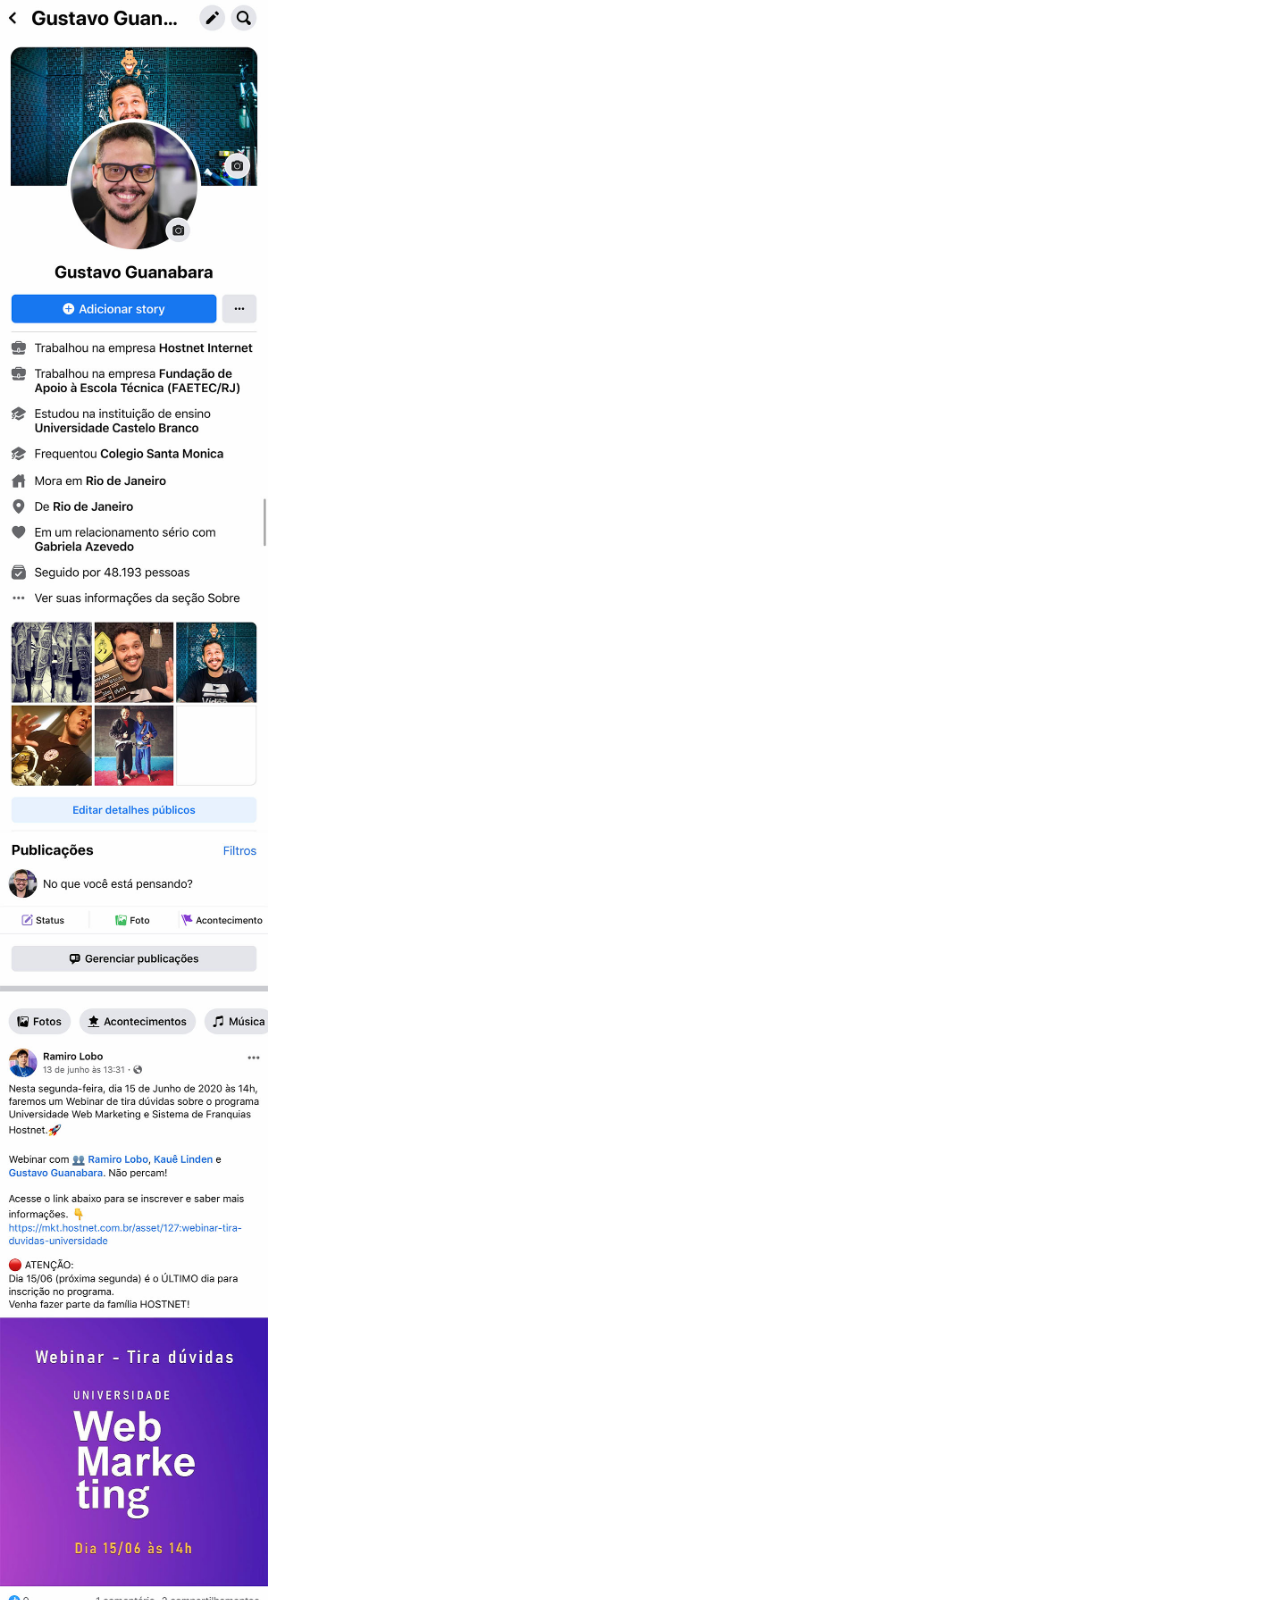
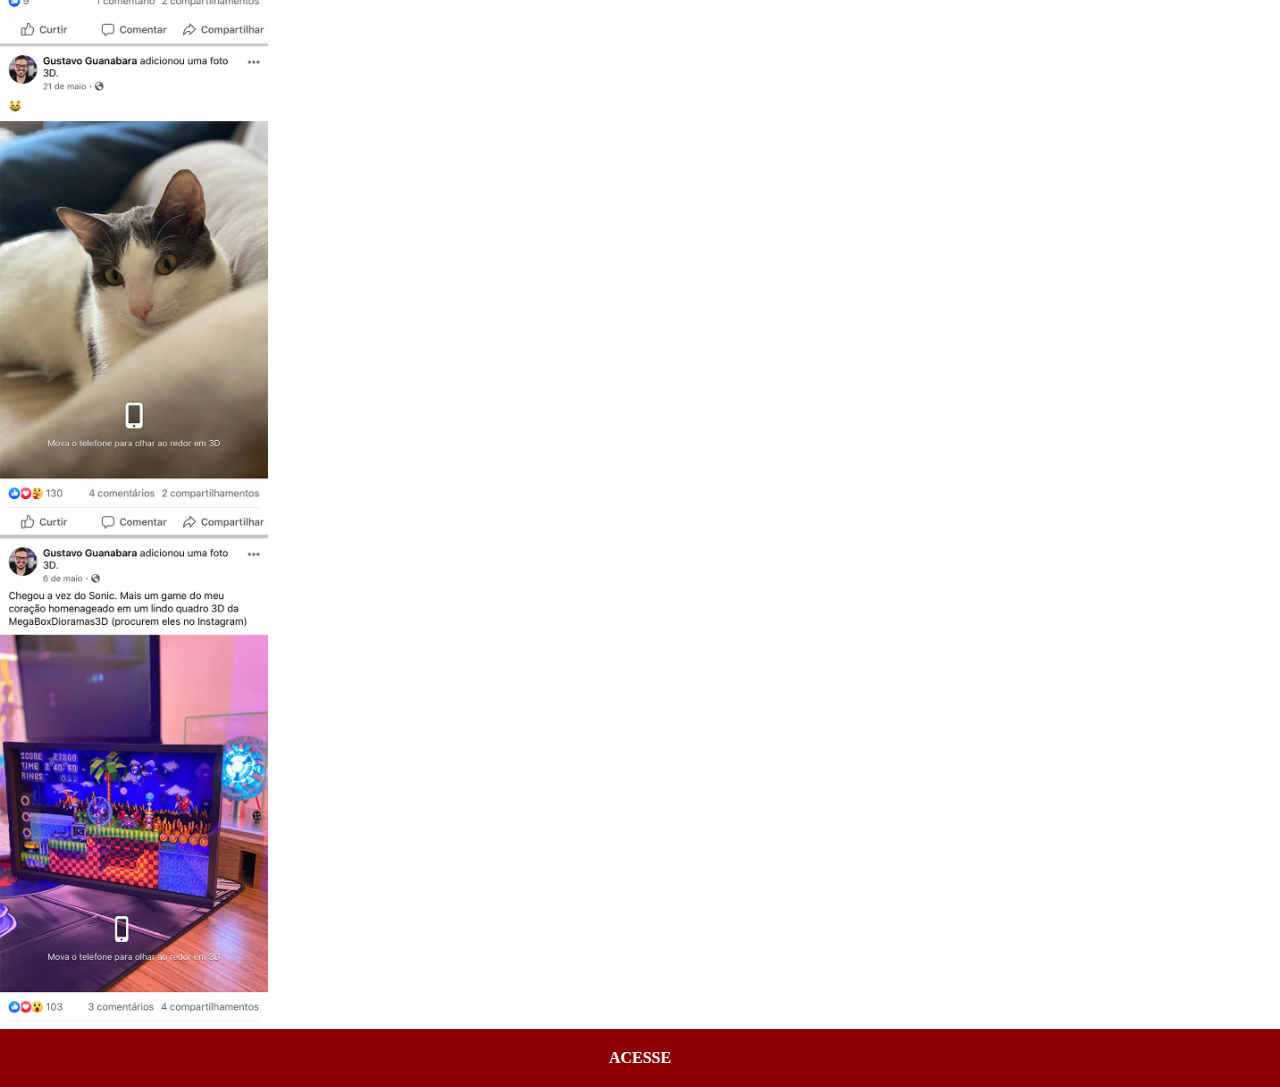
<file: face.html>
<!DOCTYPE html>
<html lang="pt-br">
<head>
    <meta charset="UTF-8">
    <meta name="viewport" content="width=device-width, initial-scale=1.0">
    <title>youtube</title>
</head>
<style>
    * {
        margin: 0px;
        padding: 0px;
    }

    ::-webkit-scrollbar {
        width: 0px;
        height: 0px;
    }
    
    body {
        width: 100vw;
        height: 100vh;
    }

    #video {
        width: 268px;
    }

    #site {
        text-align: center;
        display: block;
        background-color: darkred;
        color: white;
        text-decoration: none;
        font-weight: bolder;
        padding: 20px 40px;
    }

    #site:hover {
        background-color: red;
    }

</style>
<body>
    <img src="imagens/tela-facebook.jpg" alt="" id="video">
    <a href="https://www.facebook.com/gustavoguanabara/" id="site" target="_blank">ACESSE</a>
</body>
</html>
</file>
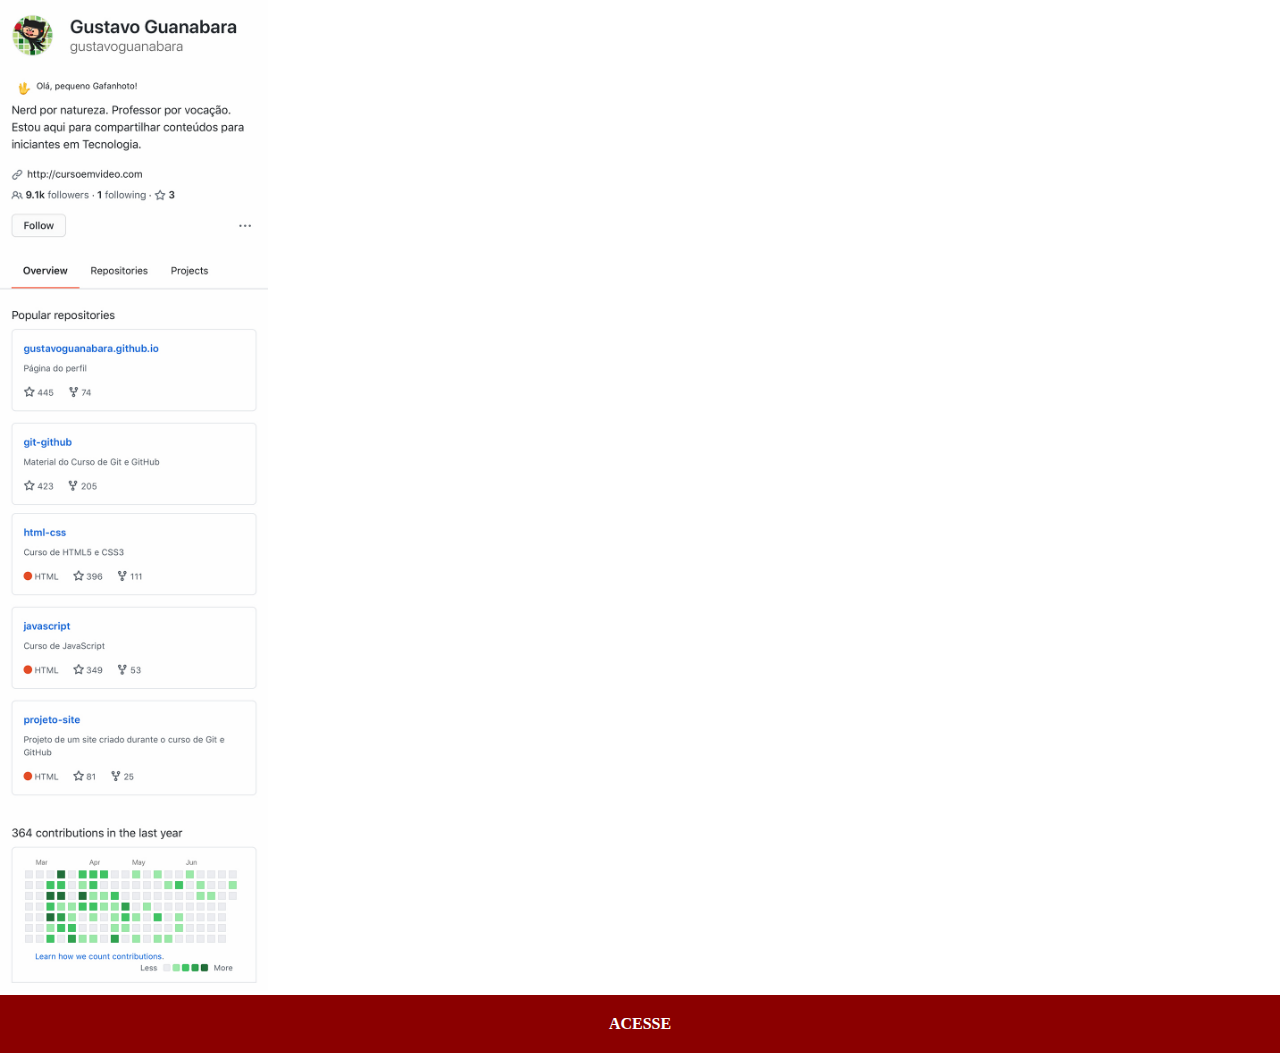
<file: github.html>
<!DOCTYPE html>
<html lang="pt-br">
<head>
    <meta charset="UTF-8">
    <meta name="viewport" content="width=device-width, initial-scale=1.0">
    <title>youtube</title>
</head>
<style>
    * {
        margin: 0px;
        padding: 0px;
    }

    ::-webkit-scrollbar {
        width: 0px;
        height: 0px;
    }
    
    body {
        width: 100vw;
        height: 100vh;
    }

    #video {
        width: 268px;
    }

    #site {
        text-align: center;
        display: block;
        background-color: darkred;
        color: white;
        text-decoration: none;
        font-weight: bolder;
        padding: 20px 40px;
    }

    #site:hover {
        background-color: red;
    }

</style>
<body>
    <img src="imagens/tela-github.jpg" alt="" id="video">
    <a href="https://github.com/gustavoguanabara/" id="site" target="_blank">ACESSE</a>
</body>
</html>
</file>
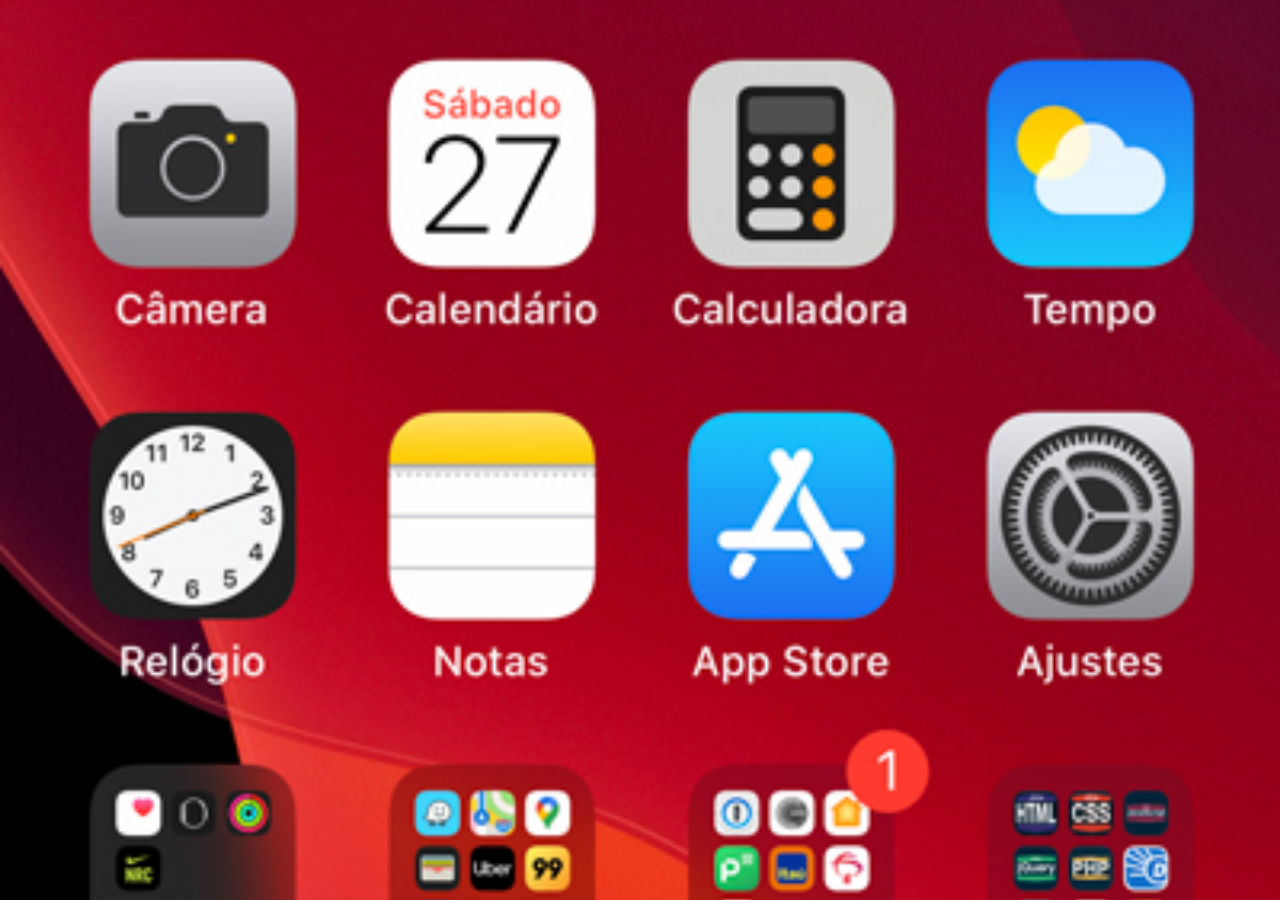
<file: home.html>
<!DOCTYPE html>
<html lang="pt-br">
<head>
    <meta charset="UTF-8">
    <meta name="viewport" content="width=device-width, initial-scale=1.0">
    <title>home</title>
</head>
<style>
    * {
        margin: 0;
        padding: 0;
    }
    
    body {
        width: 100vw;
        height: 100vh;
        background: black url(imagens/tela-home.jpg) no-repeat top center;
        background-size: cover;
    }

</style>
<body>
    
</body>
</html>
</file>
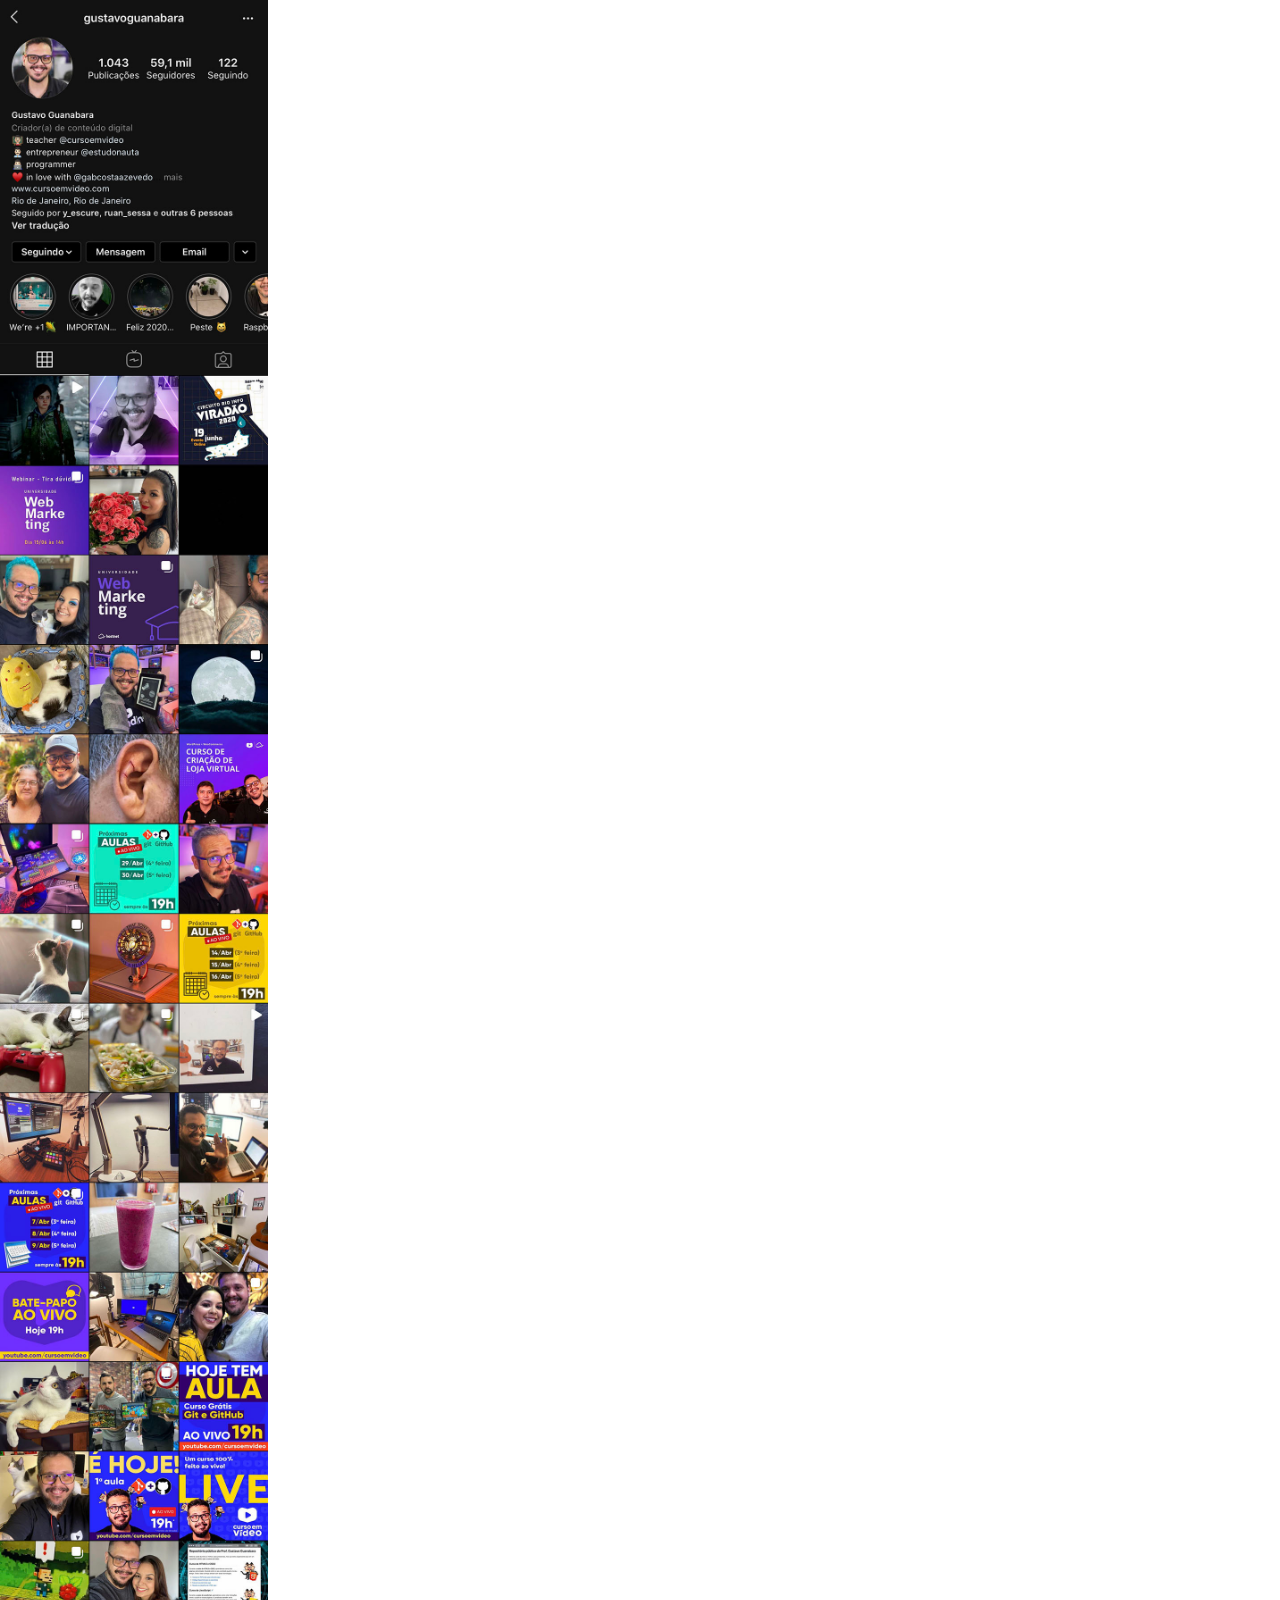
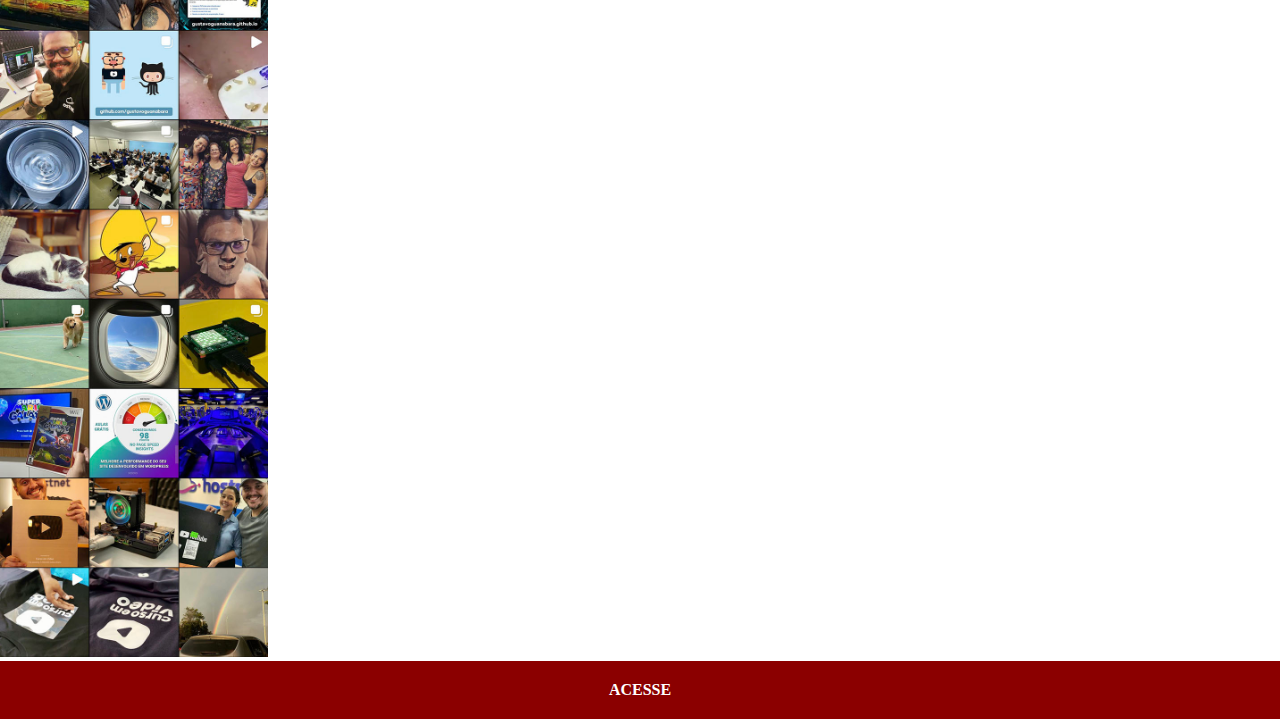
<file: insta.html>
<!DOCTYPE html>
<html lang="pt-br">
<head>
    <meta charset="UTF-8">
    <meta name="viewport" content="width=device-width, initial-scale=1.0">
    <title>youtube</title>
</head>
<style>
    * {
        margin: 0px;
        padding: 0px;
    }

    ::-webkit-scrollbar {
        width: 0px;
        height: 0px;
    }
    
    body {
        width: 100vw;
        height: 100vh;
    }

    #video {
        width: 268px;
    }

    #site {
        text-align: center;
        display: block;
        background-color: darkred;
        color: white;
        text-decoration: none;
        font-weight: bolder;
        padding: 20px 40px;
    }

    #site:hover {
        background-color: red;
    }

</style>
<body>
    <img src="imagens/tela-instagram.jpg" alt="" id="video">
    <a href="https://www.instagram.com/gustavoguanabara/" id="site" target="_blank">ACESSE</a>
</body>
</html>
</file>
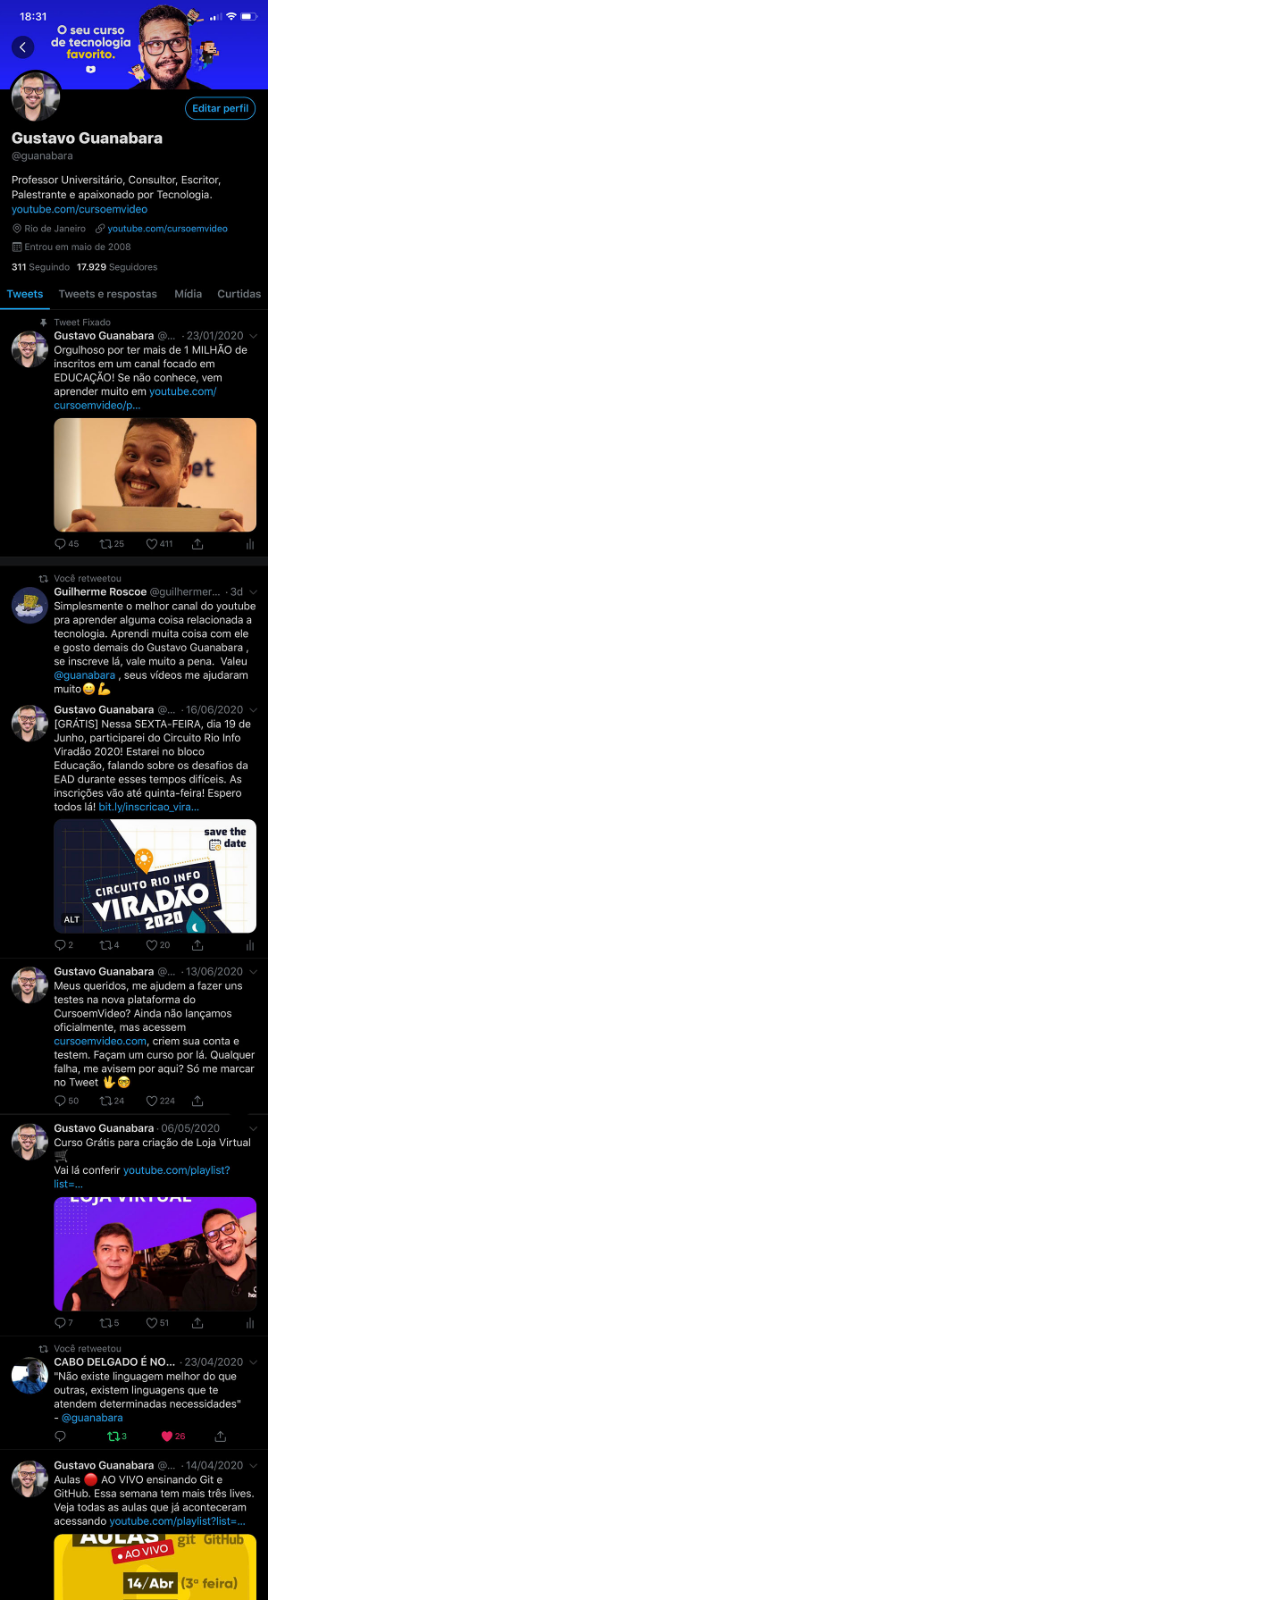
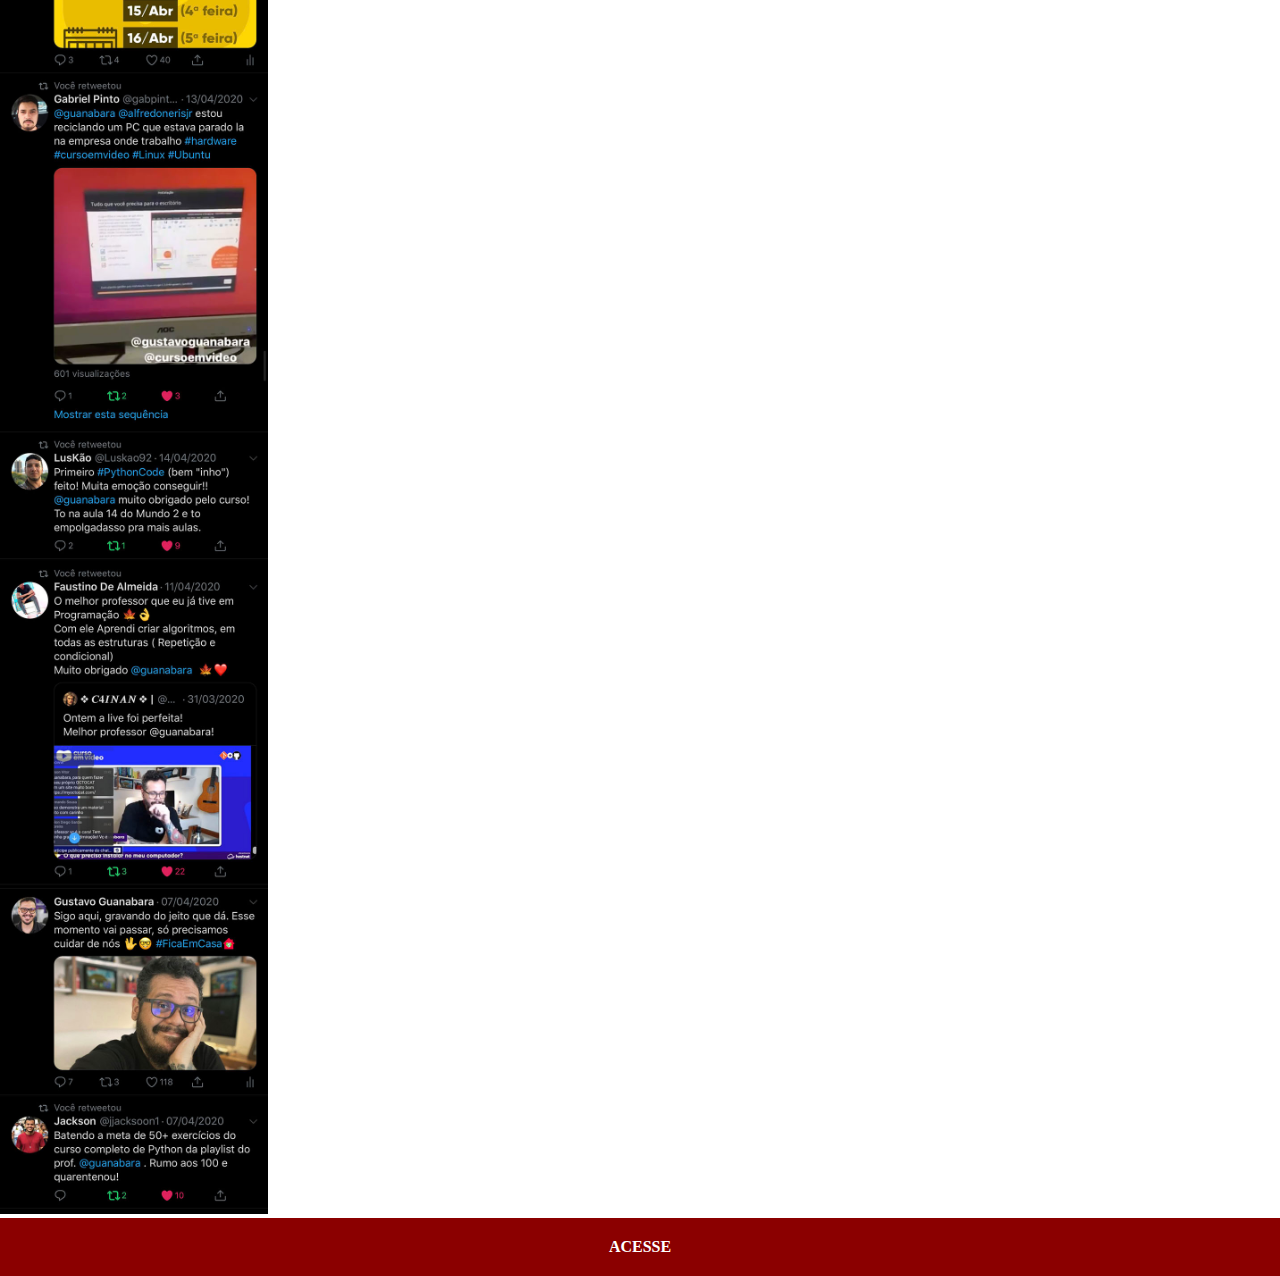
<file: twitter.html>
<!DOCTYPE html>
<html lang="pt-br">
<head>
    <meta charset="UTF-8">
    <meta name="viewport" content="width=device-width, initial-scale=1.0">
    <title>youtube</title>
</head>
<style>
    * {
        margin: 0px;
        padding: 0px;
    }

    ::-webkit-scrollbar {
        width: 0px;
        height: 0px;
    }
    
    body {
        width: 100vw;
        height: 100vh;
    }

    #video {
        width: 268px;
    }

    #site {
        text-align: center;
        display: block;
        background-color: darkred;
        color: white;
        text-decoration: none;
        font-weight: bolder;
        padding: 20px 40px;
    }

    #site:hover {
        background-color: red;
    }

</style>
<body>
    <img src="imagens/tela-twitter.jpg" alt="" id="video">
    <a href="https://x.com/guanabara/" id="site" target="_blank">ACESSE</a>
</body>
</html>
</file>
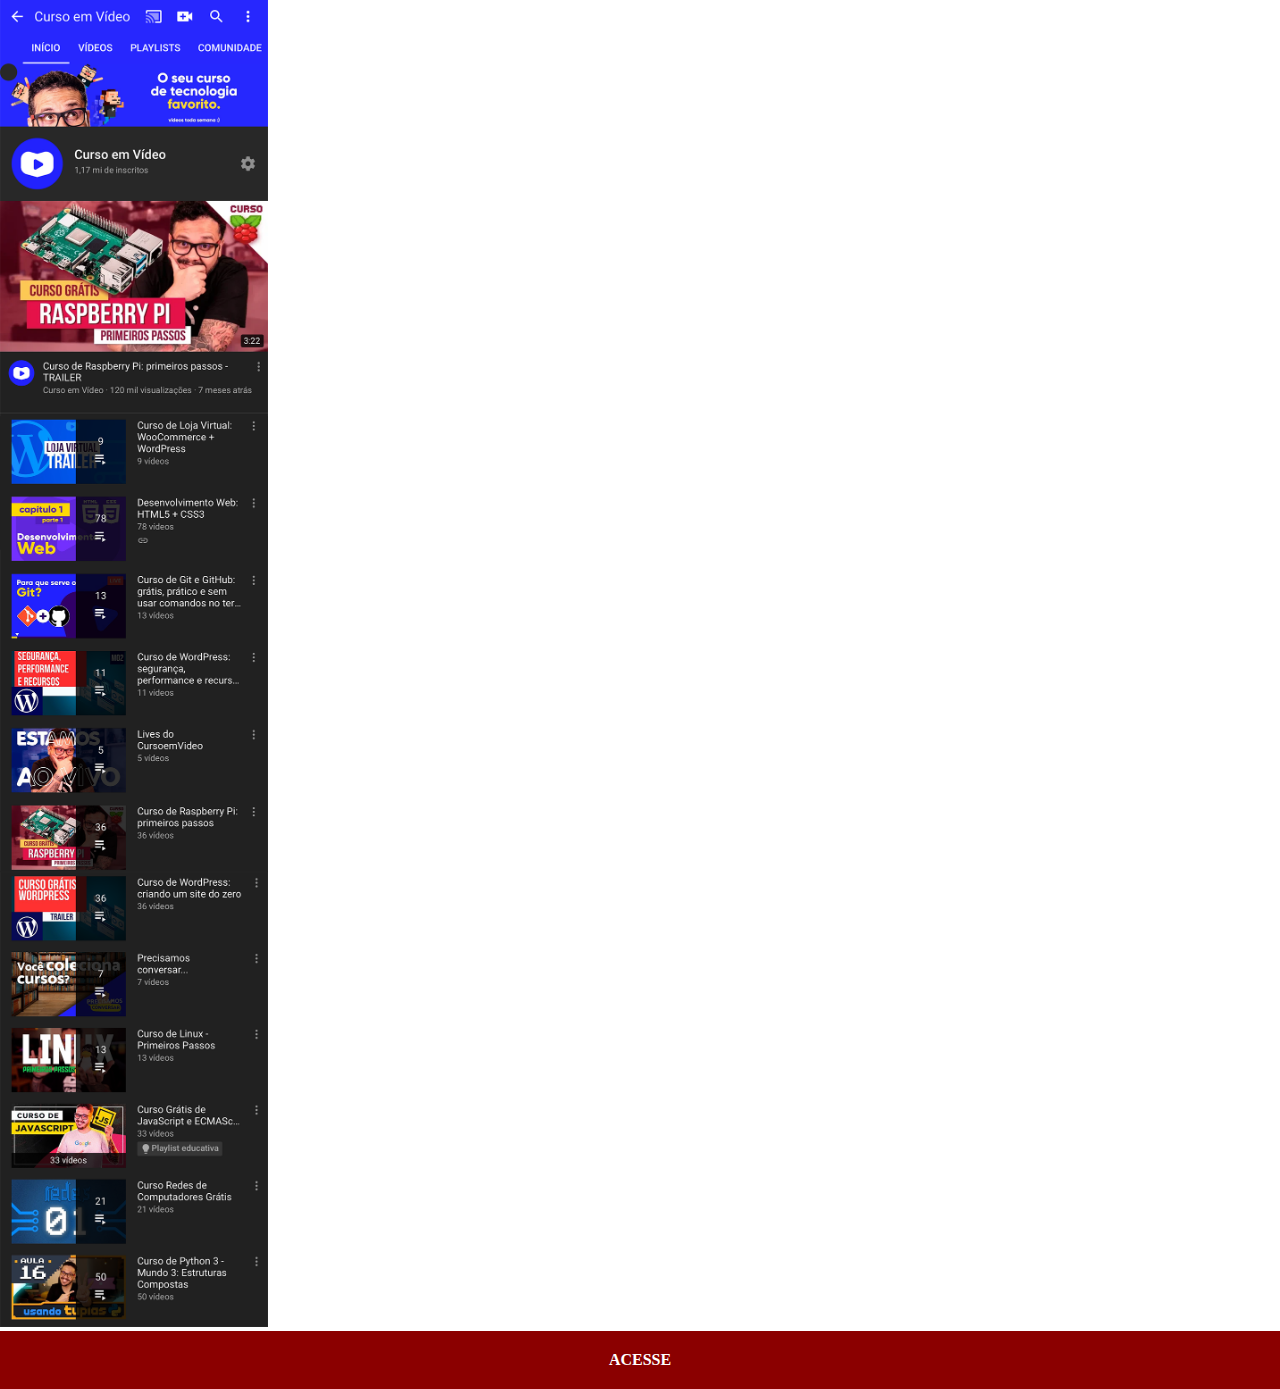
<file: youtube.html>
<!DOCTYPE html>
<html lang="pt-br">
<head>
    <meta charset="UTF-8">
    <meta name="viewport" content="width=device-width, initial-scale=1.0">
    <title>youtube</title>
</head>
<style>
    * {
        margin: 0px;
        padding: 0px;
    }

    ::-webkit-scrollbar {
        width: 0px;
        height: 0px;
    }
    
    body {
        width: 100vw;
        height: 100vh;
    }

    #video {
        width: 268px;
    }

    #site {
        text-align: center;
        display: block;
        background-color: darkred;
        color: white;
        text-decoration: none;
        font-weight: bolder;
        padding: 20px 40px;
    }

    #site:hover {
        background-color: red;
    }

</style>
<body>
    <img src="imagens/tela-youtube.png" alt="" id="video">
    <a href="https://youtube.com/cursoemvideo" id="site" target="_blank">ACESSE</a>
</body>
</html>
</file>
